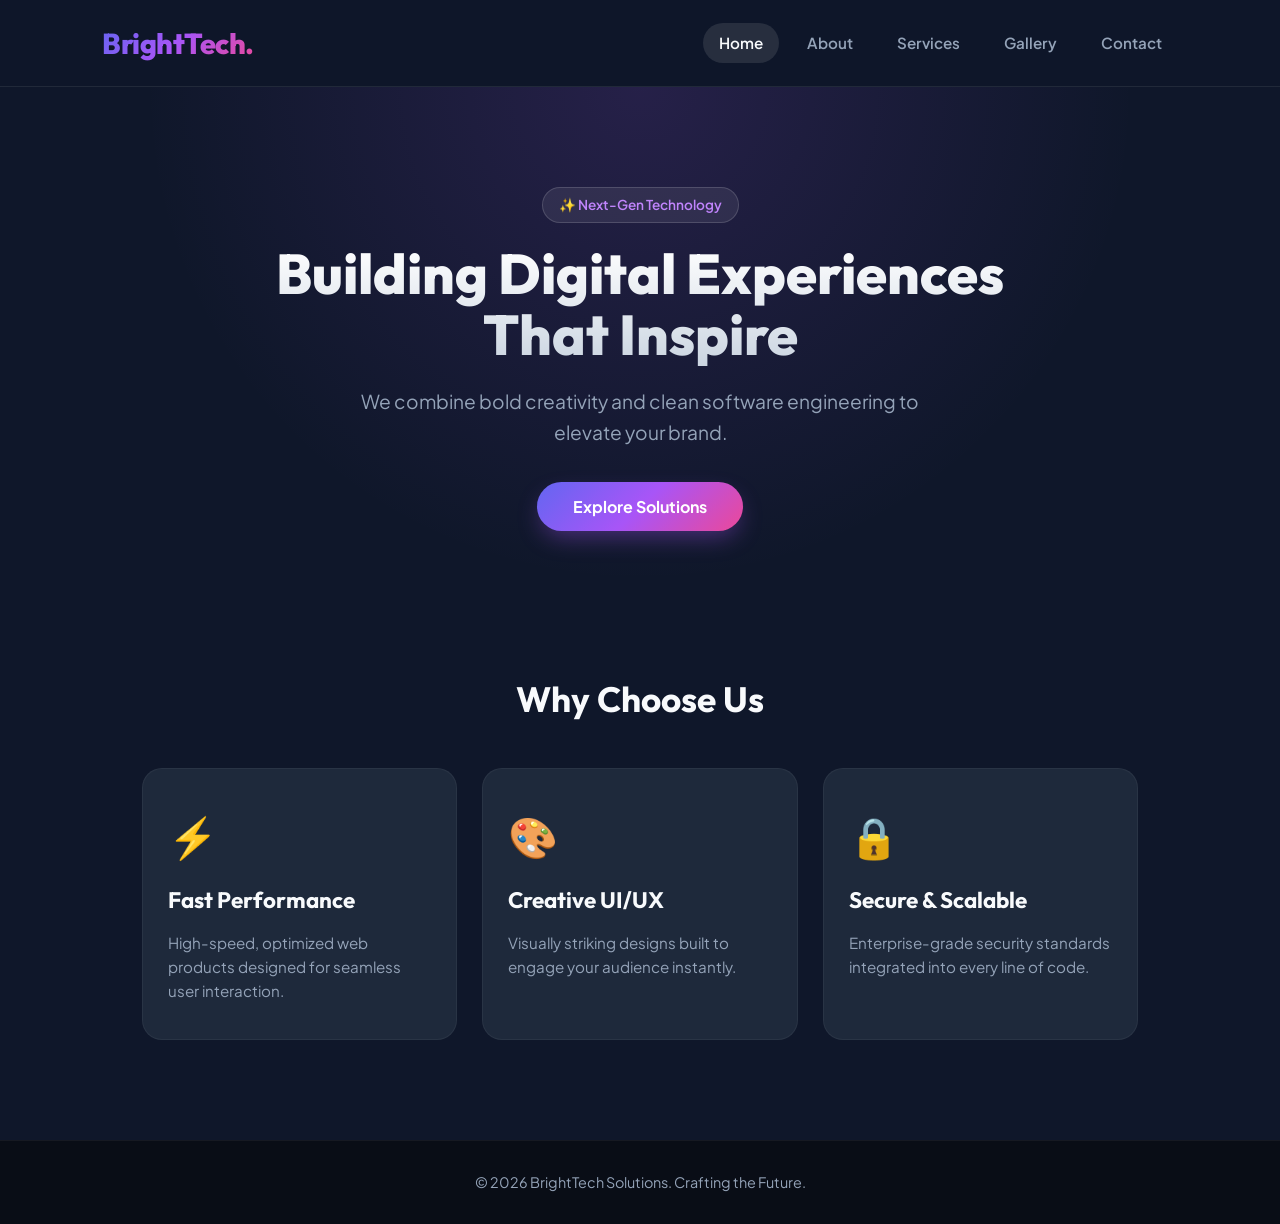
<file: index.html>
<!DOCTYPE html>
<html lang="en">
<head>
  <meta charset="UTF-8">
  <meta name="viewport" content="width=device-width, initial-scale=1.0">
  <title>BrightTech Solutions - Modern Tech Experiences</title>
  <link rel="stylesheet" href="css/style.css">
</head>
<body>

<header>
  <div class="logo">BrightTech.</div>
  <nav>
    <a href="index.html" class="active">Home</a>
    <a href="pages/about.html">About</a>
    <a href="pages/services.html">Services</a>
    <a href="pages/gallery.html">Gallery</a>
    <a href="pages/contact.html">Contact</a>
  </nav>
</header>

<section class="hero">
  <span class="hero-badge">✨ Next-Gen Technology</span>
  <h1>Building Digital Experiences<br>That Inspire</h1>
  <p>We combine bold creativity and clean software engineering to elevate your brand.</p>
  <button class="cta-btn" id="learnBtn">Explore Solutions</button>
</section>

<section class="content-section">
  <h2 class="section-title">Why Choose Us</h2>
  <div class="cards-grid">
    <div class="card">
      <div class="card-icon">⚡</div>
      <h3>Fast Performance</h3>
      <p>High-speed, optimized web products designed for seamless user interaction.</p>
    </div>
    <div class="card">
      <div class="card-icon">🎨</div>
      <h3>Creative UI/UX</h3>
      <p>Visually striking designs built to engage your audience instantly.</p>
    </div>
    <div class="card">
      <div class="card-icon">🔒</div>
      <h3>Secure & Scalable</h3>
      <p>Enterprise-grade security standards integrated into every line of code.</p>
    </div>
  </div>
</section>

<footer>
  <p>© 2026 BrightTech Solutions. Crafting the Future.</p>
</footer>

<script src="js/script.js"></script>
</body>
</html>
</file>
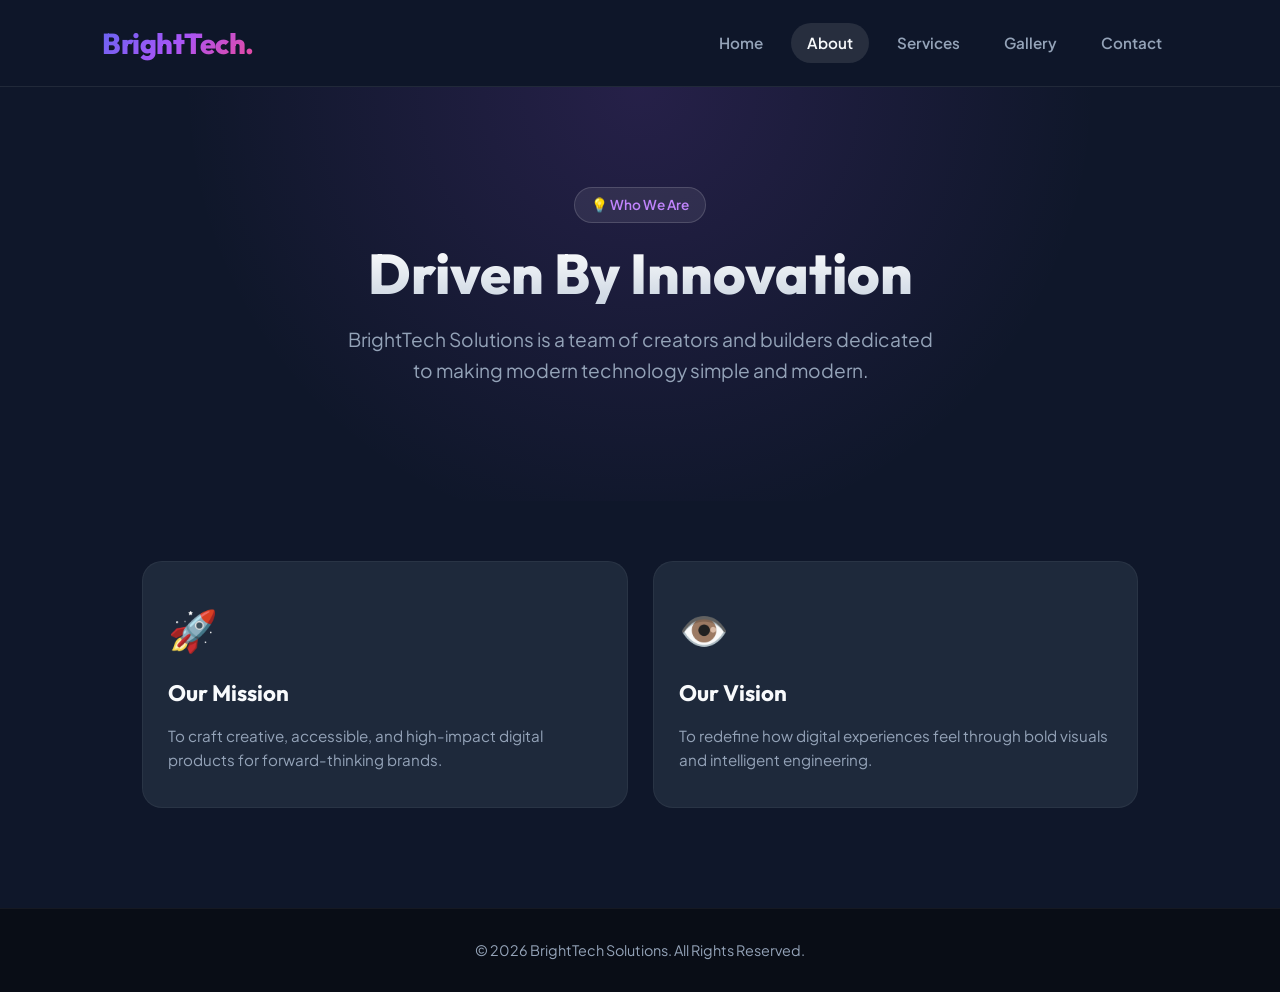
<file: pages/about.html>
<!DOCTYPE html>
<html lang="en">
<head>
  <meta charset="UTF-8">
  <meta name="viewport" content="width=device-width, initial-scale=1.0">
  <title>About - BrightTech Solutions</title>
  <link rel="stylesheet" href="../css/style.css">
</head>
<body>

<header>
  <div class="logo">BrightTech.</div>
  <nav>
    <a href="../index.html">Home</a>
    <a href="about.html" class="active">About</a>
    <a href="services.html">Services</a>
    <a href="gallery.html">Gallery</a>
    <a href="contact.html">Contact</a>
  </nav>
</header>

<section class="hero">
  <span class="hero-badge">💡 Who We Are</span>
  <h1>Driven By Innovation</h1>
  <p>BrightTech Solutions is a team of creators and builders dedicated to making modern technology simple and modern.</p>
</section>

<section class="content-section">
  <div class="cards-grid">
    <div class="card">
      <div class="card-icon">🚀</div>
      <h3>Our Mission</h3>
      <p>To craft creative, accessible, and high-impact digital products for forward-thinking brands.</p>
    </div>
    <div class="card">
      <div class="card-icon">👁️</div>
      <h3>Our Vision</h3>
      <p>To redefine how digital experiences feel through bold visuals and intelligent engineering.</p>
    </div>
  </div>
</section>

<footer>
  <p>© 2026 BrightTech Solutions. All Rights Reserved.</p>
</footer>

</body>
</html>
</file>
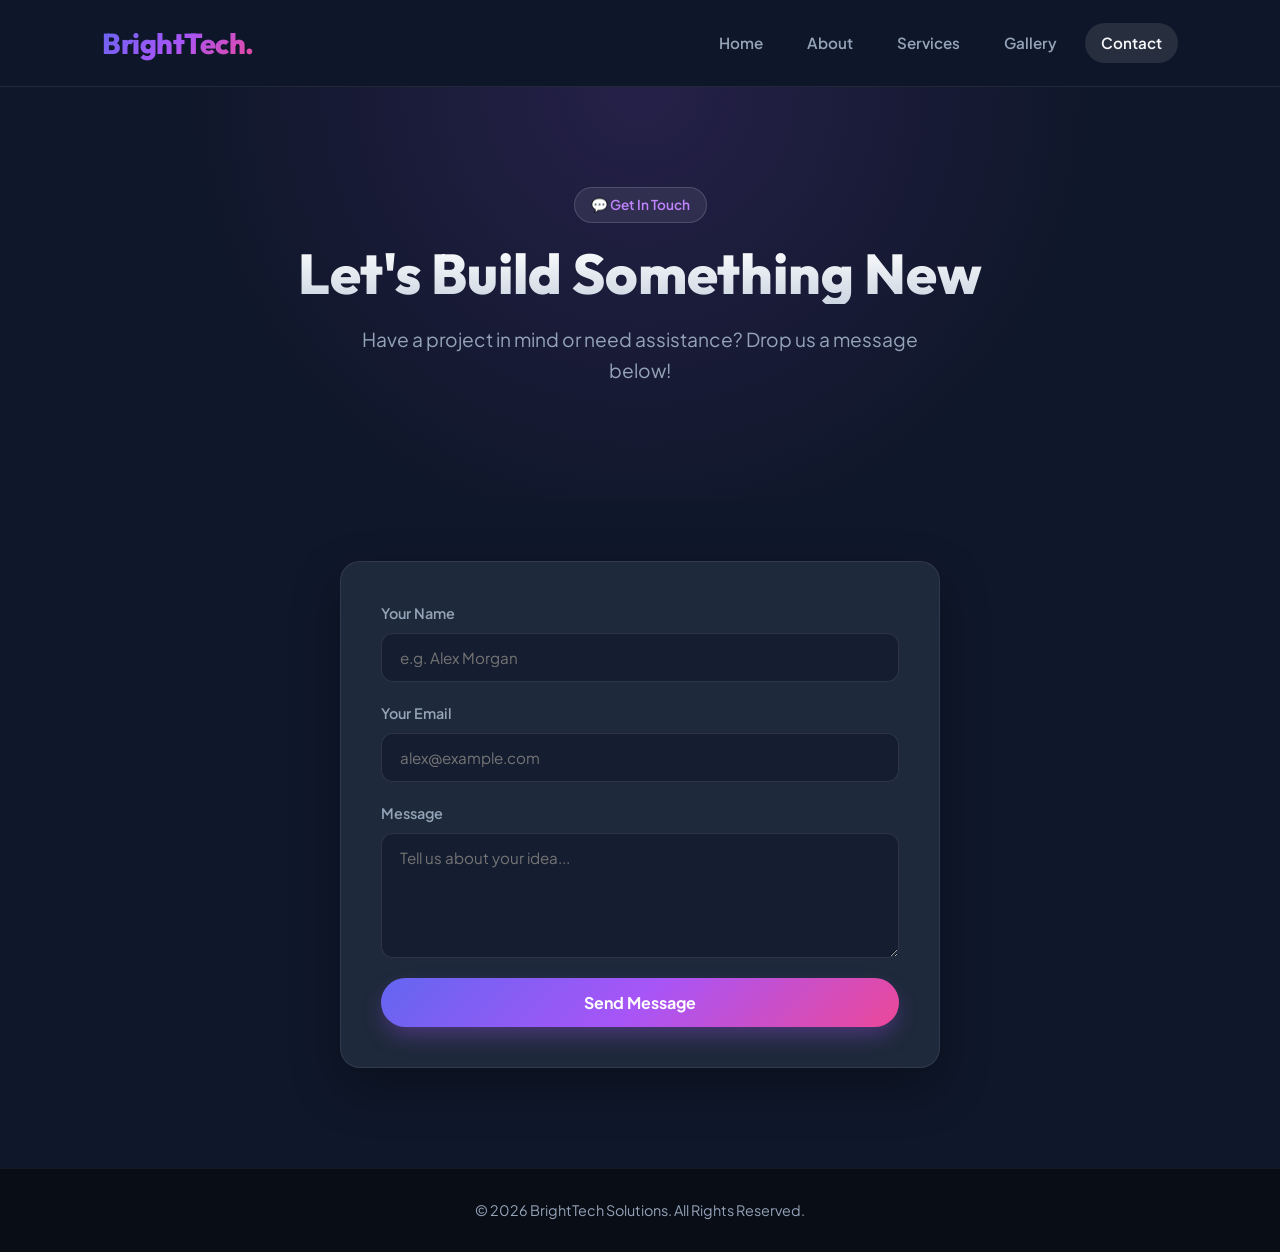
<file: pages/contact.html>
<!DOCTYPE html>
<html lang="en">
<head>
  <meta charset="UTF-8">
  <meta name="viewport" content="width=device-width, initial-scale=1.0">
  <title>Contact - BrightTech Solutions</title>
  <link rel="stylesheet" href="../css/style.css">
</head>
<body>

<header>
  <div class="logo">BrightTech.</div>
  <nav>
    <a href="../index.html">Home</a>
    <a href="about.html">About</a>
    <a href="services.html">Services</a>
    <a href="gallery.html">Gallery</a>
    <a href="contact.html" class="active">Contact</a>
  </nav>
</header>

<section class="hero">
  <span class="hero-badge">💬 Get In Touch</span>
  <h1>Let's Build Something New</h1>
  <p>Have a project in mind or need assistance? Drop us a message below!</p>
</section>

<section class="content-section">
  <div class="contact-container">
    <form id="contactForm" class="contact-form">
      <div class="input-group">
        <label>Your Name</label>
        <input type="text" placeholder="e.g. Alex Morgan" required>
      </div>
      
      <div class="input-group">
        <label>Your Email</label>
        <input type="email" placeholder="alex@example.com" required>
      </div>

      <div class="input-group">
        <label>Message</label>
        <textarea rows="5" placeholder="Tell us about your idea..." required></textarea>
      </div>

      <button type="submit" class="cta-btn">Send Message</button>
    </form>
  </div>
</section>

<footer>
  <p>© 2026 BrightTech Solutions. All Rights Reserved.</p>
</footer>

<script src="../js/script.js"></script>
</body>
</html>
</file>
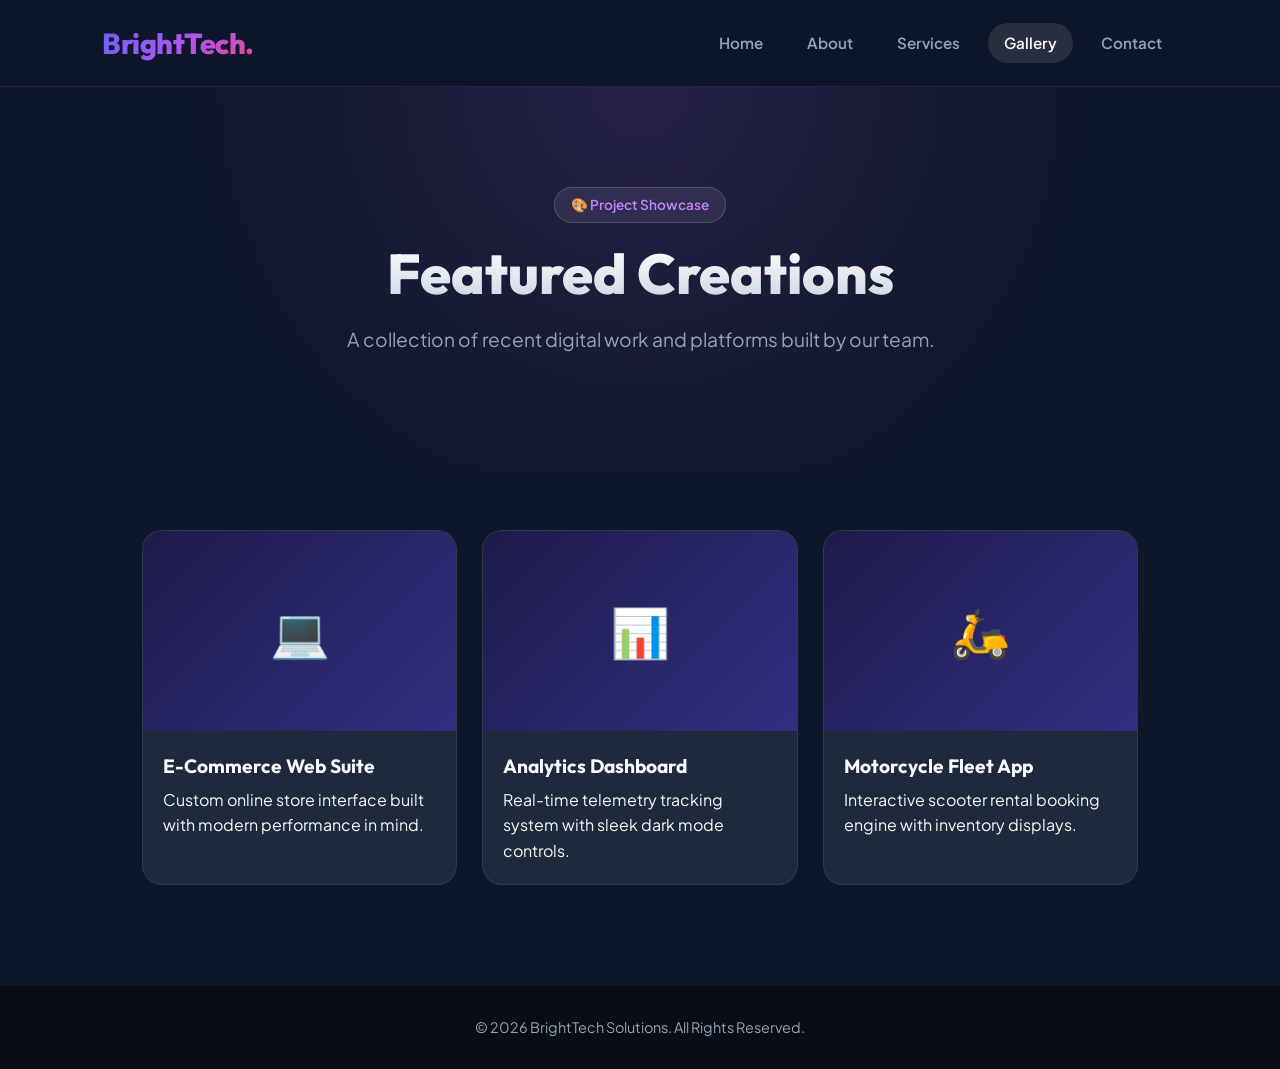
<file: pages/gallery.html>
<!DOCTYPE html>
<html lang="en">
<head>
  <meta charset="UTF-8">
  <meta name="viewport" content="width=device-width, initial-scale=1.0">
  <title>Gallery - BrightTech Solutions</title>
  <link rel="stylesheet" href="../css/style.css">
</head>
<body>

<header>
  <div class="logo">BrightTech.</div>
  <nav>
    <a href="../index.html">Home</a>
    <a href="about.html">About</a>
    <a href="services.html">Services</a>
    <a href="gallery.html" class="active">Gallery</a>
    <a href="contact.html">Contact</a>
  </nav>
</header>

<section class="hero">
  <span class="hero-badge">🎨 Project Showcase</span>
  <h1>Featured Creations</h1>
  <p>A collection of recent digital work and platforms built by our team.</p>
</section>

<section class="content-section">
  <div class="gallery-grid">
    <div class="gallery-card">
      <div class="image-box">💻</div>
      <div class="gallery-info">
        <h3>E-Commerce Web Suite</h3>
        <p>Custom online store interface built with modern performance in mind.</p>
      </div>
    </div>

    <div class="gallery-card">
      <div class="image-box">📊</div>
      <div class="gallery-info">
        <h3>Analytics Dashboard</h3>
        <p>Real-time telemetry tracking system with sleek dark mode controls.</p>
      </div>
    </div>

    <div class="gallery-card">
      <div class="image-box">🛵</div>
      <div class="gallery-info">
        <h3>Motorcycle Fleet App</h3>
        <p>Interactive scooter rental booking engine with inventory displays.</p>
      </div>
    </div>
  </div>
</section>

<footer>
  <p>© 2026 BrightTech Solutions. All Rights Reserved.</p>
</footer>

</body>
</html>
</file>
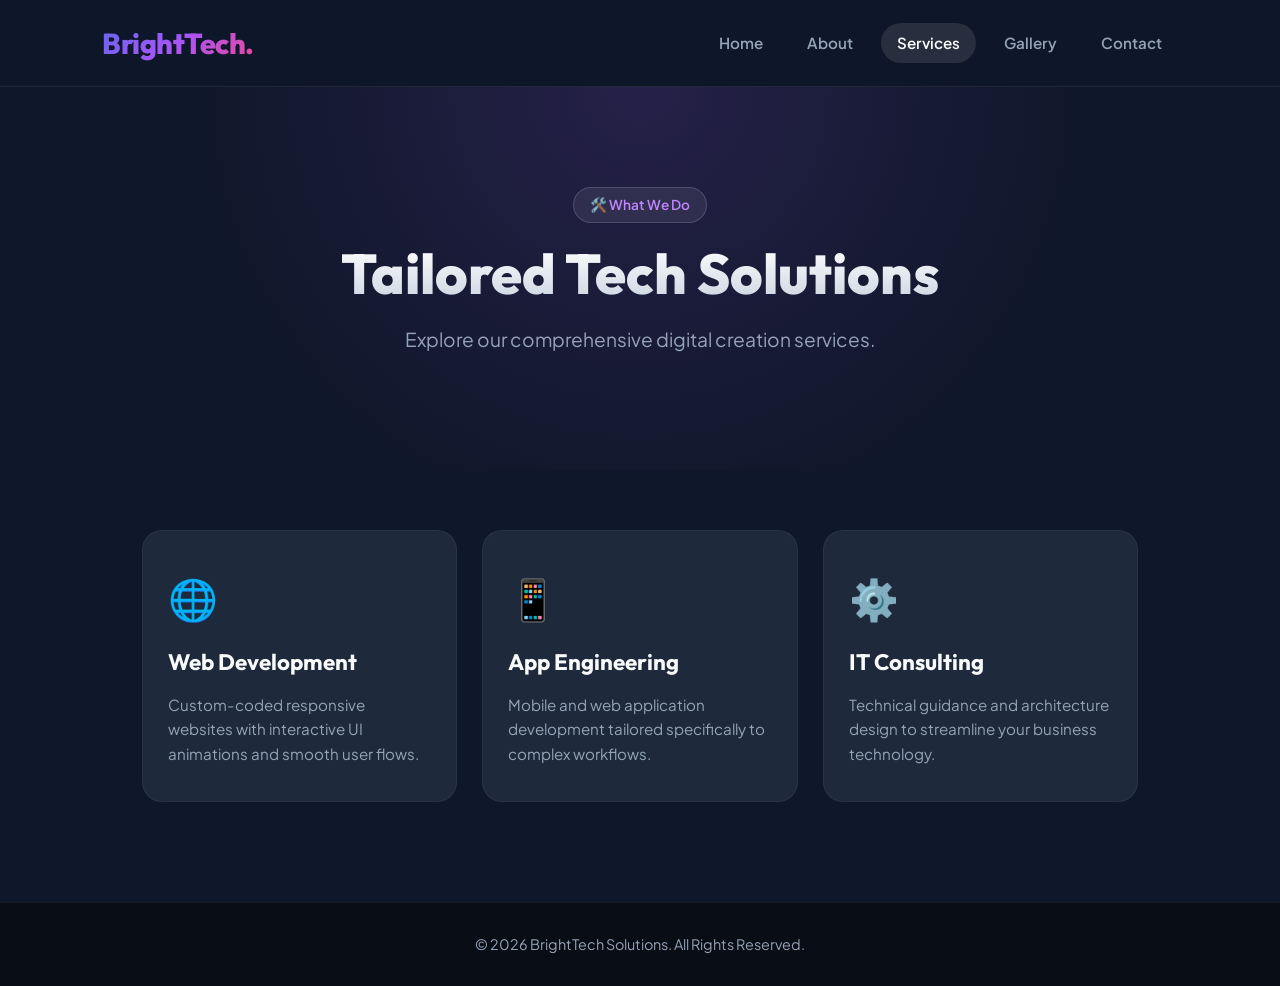
<file: pages/services.html>
<!DOCTYPE html>
<html lang="en">
<head>
  <meta charset="UTF-8">
  <meta name="viewport" content="width=device-width, initial-scale=1.0">
  <title>Services - BrightTech Solutions</title>
  <link rel="stylesheet" href="../css/style.css">
</head>
<body>

<header>
  <div class="logo">BrightTech.</div>
  <nav>
    <a href="../index.html">Home</a>
    <a href="about.html">About</a>
    <a href="services.html" class="active">Services</a>
    <a href="gallery.html">Gallery</a>
    <a href="contact.html">Contact</a>
  </nav>
</header>

<section class="hero">
  <span class="hero-badge">🛠️ What We Do</span>
  <h1>Tailored Tech Solutions</h1>
  <p>Explore our comprehensive digital creation services.</p>
</section>

<section class="content-section">
  <div class="cards-grid">
    <div class="card">
      <div class="card-icon">🌐</div>
      <h3>Web Development</h3>
      <p>Custom-coded responsive websites with interactive UI animations and smooth user flows.</p>
    </div>

    <div class="card">
      <div class="card-icon">📱</div>
      <h3>App Engineering</h3>
      <p>Mobile and web application development tailored specifically to complex workflows.</p>
    </div>

    <div class="card">
      <div class="card-icon">⚙️</div>
      <h3>IT Consulting</h3>
      <p>Technical guidance and architecture design to streamline your business technology.</p>
    </div>
  </div>
</section>

<footer>
  <p>© 2026 BrightTech Solutions. All Rights Reserved.</p>
</footer>

</body>
</html>
</file>
<file: css/style.css>
@import url('https://fonts.googleapis.com/css2?family=Outfit:wght@400;600;700;800&family=Plus+Jakarta+Sans:wght@400;500;600;700&display=swap');

:root {
  --primary-gradient: linear-gradient(135deg, #6366f1 0%, #a855f7 50%, #ec4899 100%);
  --accent-color: #f43f5e;
  --bg-dark: #0f172a;
  --bg-card: #1e293b;
  --bg-card-hover: #334155;
  --text-main: #f8fafc;
  --text-muted: #94a3b8;
  --radius-lg: 20px;
  --radius-md: 12px;
  --transition: all 0.3s cubic-bezier(0.4, 0, 0.2, 1);
}

* {
  margin: 0;
  padding: 0;
  box-sizing: border-box;
  font-family: 'Plus Jakarta Sans', sans-serif;
}

body {
  background-color: var(--bg-dark);
  color: var(--text-main);
  line-height: 1.6;
  min-height: 100vh;
  display: flex;
  flex-direction: column;
}

/* --- HEADER & NAVIGATION --- */
header {
  background: rgba(15, 23, 42, 0.85);
  backdrop-filter: blur(12px);
  position: sticky;
  top: 0;
  z-index: 100;
  display: flex;
  justify-content: space-between;
  align-items: center;
  padding: 20px 8%;
  border-bottom: 1px solid rgba(255, 255, 255, 0.08);
}

.logo {
  font-family: 'Outfit', sans-serif;
  font-size: 1.8rem;
  font-weight: 800;
  background: var(--primary-gradient);
  -webkit-background-clip: text;
  -webkit-text-fill-color: transparent;
  letter-spacing: -0.5px;
}

nav {
  display: flex;
  gap: 12px;
}

nav a {
  color: var(--text-muted);
  text-decoration: none;
  font-weight: 600;
  font-size: 0.95rem;
  padding: 8px 16px;
  border-radius: 20px;
  transition: var(--transition);
}

nav a:hover, nav a.active {
  color: var(--text-main);
  background: rgba(255, 255, 255, 0.1);
}

/* --- HERO SECTION --- */
.hero {
  text-align: center;
  padding: 100px 20px 80px;
  background: radial-gradient(circle at top, rgba(168, 85, 247, 0.15), transparent 60%);
}

.hero-badge {
  display: inline-block;
  padding: 6px 16px;
  background: rgba(255, 255, 255, 0.08);
  border: 1px solid rgba(255, 255, 255, 0.15);
  border-radius: 30px;
  font-size: 0.85rem;
  font-weight: 600;
  color: #c084fc;
  margin-bottom: 20px;
}

.hero h1 {
  font-family: 'Outfit', sans-serif;
  font-size: 3.5rem;
  font-weight: 800;
  line-height: 1.1;
  margin-bottom: 20px;
  background: linear-gradient(180deg, #ffffff 0%, #cbd5e1 100%);
  -webkit-background-clip: text;
  -webkit-text-fill-color: transparent;
}

.hero p {
  font-size: 1.2rem;
  color: var(--text-muted);
  max-width: 600px;
  margin: 0 auto 35px;
}

/* --- BUTTONS --- */
.cta-btn {
  padding: 14px 36px;
  border: none;
  border-radius: 30px;
  background: var(--primary-gradient);
  color: white;
  font-weight: 700;
  font-size: 1rem;
  cursor: pointer;
  transition: var(--transition);
  box-shadow: 0 10px 25px -5px rgba(168, 85, 247, 0.4);
}

.cta-btn:hover {
  transform: translateY(-3px) scale(1.02);
  box-shadow: 0 15px 30px -5px rgba(168, 85, 247, 0.6);
}

/* --- CONTENT SECTIONS --- */
.content-section {
  padding: 60px 8% 100px;
  max-width: 1200px;
  margin: 0 auto;
  width: 100%;
}

.section-title {
  font-family: 'Outfit', sans-serif;
  font-size: 2.2rem;
  font-weight: 700;
  text-align: center;
  margin-bottom: 40px;
}

/* --- CARDS & GRID LAYOUTS --- */
.cards-grid {
  display: grid;
  grid-template-columns: repeat(auto-fit, minmax(280px, 1fr));
  gap: 25px;
}

.card {
  background: var(--bg-card);
  padding: 35px 25px;
  border-radius: var(--radius-lg);
  border: 1px solid rgba(255, 255, 255, 0.05);
  transition: var(--transition);
  position: relative;
  overflow: hidden;
}

.card::before {
  content: '';
  position: absolute;
  top: 0;
  left: 0;
  width: 100%;
  height: 4px;
  background: var(--primary-gradient);
  opacity: 0;
  transition: var(--transition);
}

.card:hover {
  transform: translateY(-8px);
  background: var(--bg-card-hover);
  border-color: rgba(255, 255, 255, 0.15);
  box-shadow: 0 20px 40px rgba(0, 0, 0, 0.3);
}

.card:hover::before {
  opacity: 1;
}

.card-icon {
  font-size: 2.5rem;
  margin-bottom: 15px;
  display: inline-block;
}

.card h3 {
  font-family: 'Outfit', sans-serif;
  font-size: 1.4rem;
  margin-bottom: 12px;
}

.card p {
  color: var(--text-muted);
  font-size: 0.95rem;
}

/* --- GALLERY CREATIVE GRID --- */
.gallery-grid {
  display: grid;
  grid-template-columns: repeat(auto-fit, minmax(300px, 1fr));
  gap: 25px;
}

.gallery-card {
  background: var(--bg-card);
  border-radius: var(--radius-lg);
  overflow: hidden;
  border: 1px solid rgba(255, 255, 255, 0.08);
  transition: var(--transition);
}

.gallery-card:hover {
  transform: translateY(-5px);
  box-shadow: 0 15px 35px rgba(0,0,0,0.4);
}

.image-box {
  height: 200px;
  background: linear-gradient(135deg, #1e1b4b, #312e81);
  display: flex;
  align-items: center;
  justify-content: center;
  font-size: 3rem;
  position: relative;
}

.gallery-info {
  padding: 20px;
}

.gallery-info h3 {
  font-family: 'Outfit', sans-serif;
  font-size: 1.2rem;
  margin-bottom: 5px;
}

/* --- CONTACT FORM --- */
.contact-container {
  background: var(--bg-card);
  padding: 40px;
  border-radius: var(--radius-lg);
  border: 1px solid rgba(255, 255, 255, 0.08);
  max-width: 600px;
  margin: 0 auto;
  box-shadow: 0 20px 50px rgba(0, 0, 0, 0.3);
}

.contact-form {
  display: flex;
  flex-direction: column;
  gap: 20px;
}

.input-group {
  display: flex;
  flex-direction: column;
  gap: 8px;
  text-align: left;
}

.input-group label {
  font-size: 0.9rem;
  font-weight: 600;
  color: var(--text-muted);
}

.contact-form input, 
.contact-form textarea {
  background: rgba(15, 23, 42, 0.6);
  border: 1px solid rgba(255, 255, 255, 0.1);
  padding: 14px 18px;
  border-radius: var(--radius-md);
  color: white;
  font-size: 0.95rem;
  outline: none;
  transition: var(--transition);
}

.contact-form input:focus, 
.contact-form textarea:focus {
  border-color: #a855f7;
  box-shadow: 0 0 0 3px rgba(168, 85, 247, 0.2);
}

/* --- FOOTER --- */
footer {
  margin-top: auto;
  background: #090d16;
  text-align: center;
  padding: 30px 20px;
  border-top: 1px solid rgba(255, 255, 255, 0.05);
  color: var(--text-muted);
  font-size: 0.9rem;
}

/* --- RESPONSIVE MOBILE MENU --- */
@media (max-width: 768px) {
  header {
    flex-direction: column;
    gap: 15px;
    padding: 15px;
  }
  
  .hero h1 {
    font-size: 2.5rem;
  }
  
  nav {
    flex-wrap: wrap;
    justify-content: center;
  }
}
</file>
